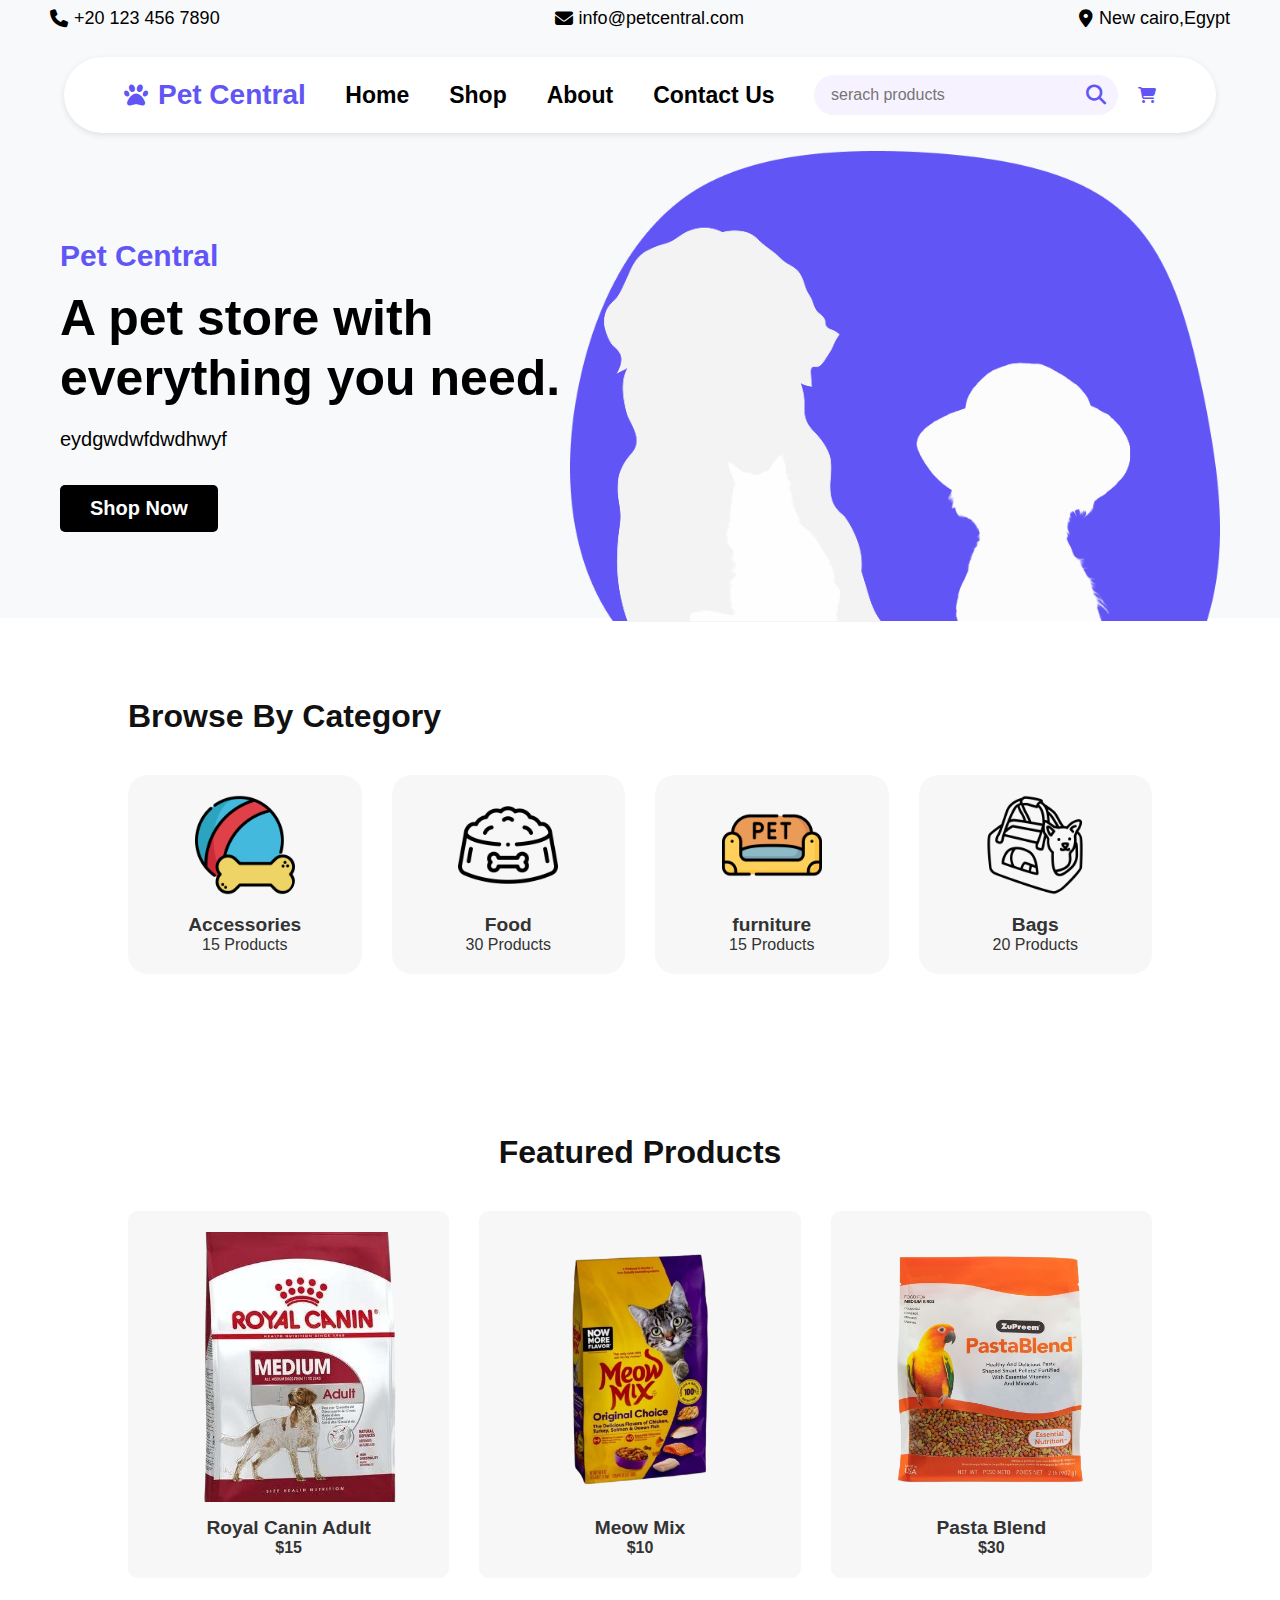
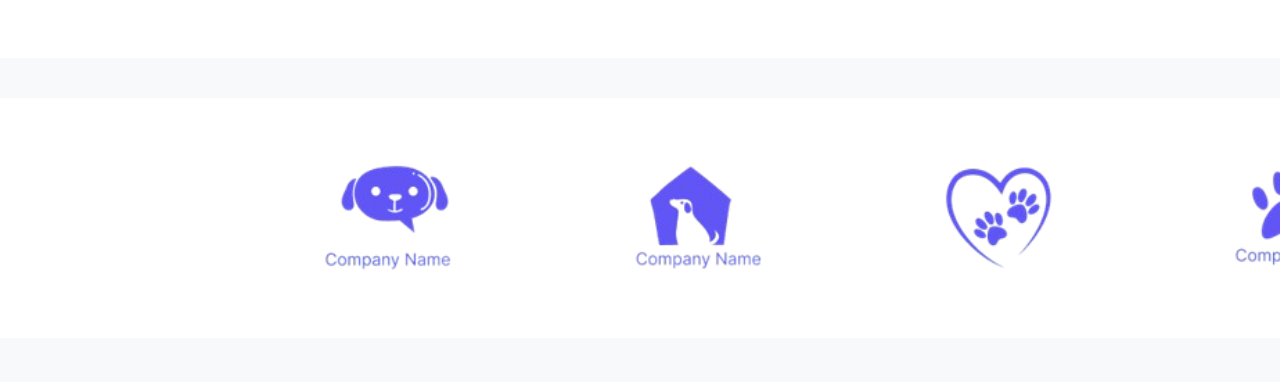
<file: Pet Central Website/index.html>
<!DOCTYPE html>
<html>
<head>
    <meta charset="UTF-8">
    <meta name="viewport" content="width=device-width, initial-scale=1.0">
    <title>Pet Central</title>
    <link rel="stylesheet" href="https://cdnjs.cloudflare.com/ajax/libs/font-awesome/6.5.0/css/all.min.css">
    <link rel="stylesheet" href="style.css">
</head>
<body>
    <!--contact bar-->
    <div class="top-bar">
        <p> <i class="fa-solid fa-phone"></i>+20 123 456 7890</p>
        <p><i class="fa-solid fa-envelope"></i>info@petcentral.com </p>
        <p><i class="fa-solid fa-location-dot"></i>New cairo,Egypt</p>
    </div>
    <!--navigation bar-->
    <nav class="navbar">
        <div class="nav-left">
            <h2 class="logo"><i class="fa-solid fa-paw"></i>Pet Central</h2>
        </div>
        <ul class="nav-center">
            <li><a href="index.html">Home</a></li>
            <li><a href="index2.html">Shop</a></li>
            <li><a href="index3.html">About</a></li>
            <li><a href="index4.html">Contact Us</a></li>
        </ul>
        <div class="nav-right">
            <div class="search-box">
                <input type="text" placeholder="serach products">
                <button><i class="fa-solid fa-magnifying-glass"></i></button>
            </div>
            <i class="fa-solid fa-cart-shopping cart-icon"></i>
        </div>
    </nav>
    <!--hero section-->
    <section class="hero">
        <div class="hero-text">
            <p class="small-title">Pet Central</p>
            <h1>A pet store with <br>everything you need.</h1>
            <p class="subtitle">eydgwdwfdwdhwyf</p>
            <button class="shop-btn">Shop Now</button>
        </div>
        <div class="hero-images">
            <img src="images/big blob.png" alt="background shape" class="hero-bg">
            <img src="images/golden dog.png" alt="golden dog" class="pet pet1">
            <img src="images/small dog.png" alt="small dog"  class="pet pet2">
            <img src="images/cat.png" alt="cat"  class="pet pet3">
        </div>
    </section>
    
    <!--browse by category-->
    <section class="browse">
        <h2>Browse By Category</h2>
        <div class="category-grid">
            <div class="category-card">
                <img src="images/dog toys icon.png" alt="pet accessories" class="pet-access">
                <h3>Accessories</h3>
                <p>15 Products</p>
            </div>
            <div class="category-card">
                <img src="images/dog-food.png" alt="food" class="pet-food">
                <h3>Food</h3>
                <p>30 Products</p>
            </div>
              <div class="category-card">
                <img src="images/pet-bed.png" alt="furniture" class="pet-furn">
                <h3>furniture</h3>
                <p>15 Products</p>
            </div>
              <div class="category-card">
                <img src="images/travel.png" alt="bags" class="pet-bags">
                <h3>Bags</h3>
                <p>20 Products</p>
            </div>
        </div>
    </section>
    <section class="featured">
        <h2>Featured Products</h2>
  <div class="featured-grid">

    <div class="featured-card">
      <img src="images/dog_food-removebg-preview.png" alt="Royal Canin Adult" class="dog-food">
      <h3>Royal Canin Adult</h3>
      <h4>$15</h4>
    </div>

    <div class="featured-card">
      <img src="images/cat_food-removebg-preview.png" alt="Meow Mix" class="cat-food">
      <h3>Meow Mix</h3>
      <h4>$10</h4>
    </div>

    <div class="featured-card">
      <img src="images/bird_food-removebg-preview.png" alt="Pasta Blend" class="bird-food">
      <h3>Pasta Blend</h3>
      <h4>$30</h4>
    </div>
  </div>
</section>
<section class="logos">
    <div class="images">
        <img src="images/Logos-removebg-preview.png" alt="logo" class="logo-img">
    </div>
</section>

</body>
</html>
</file>
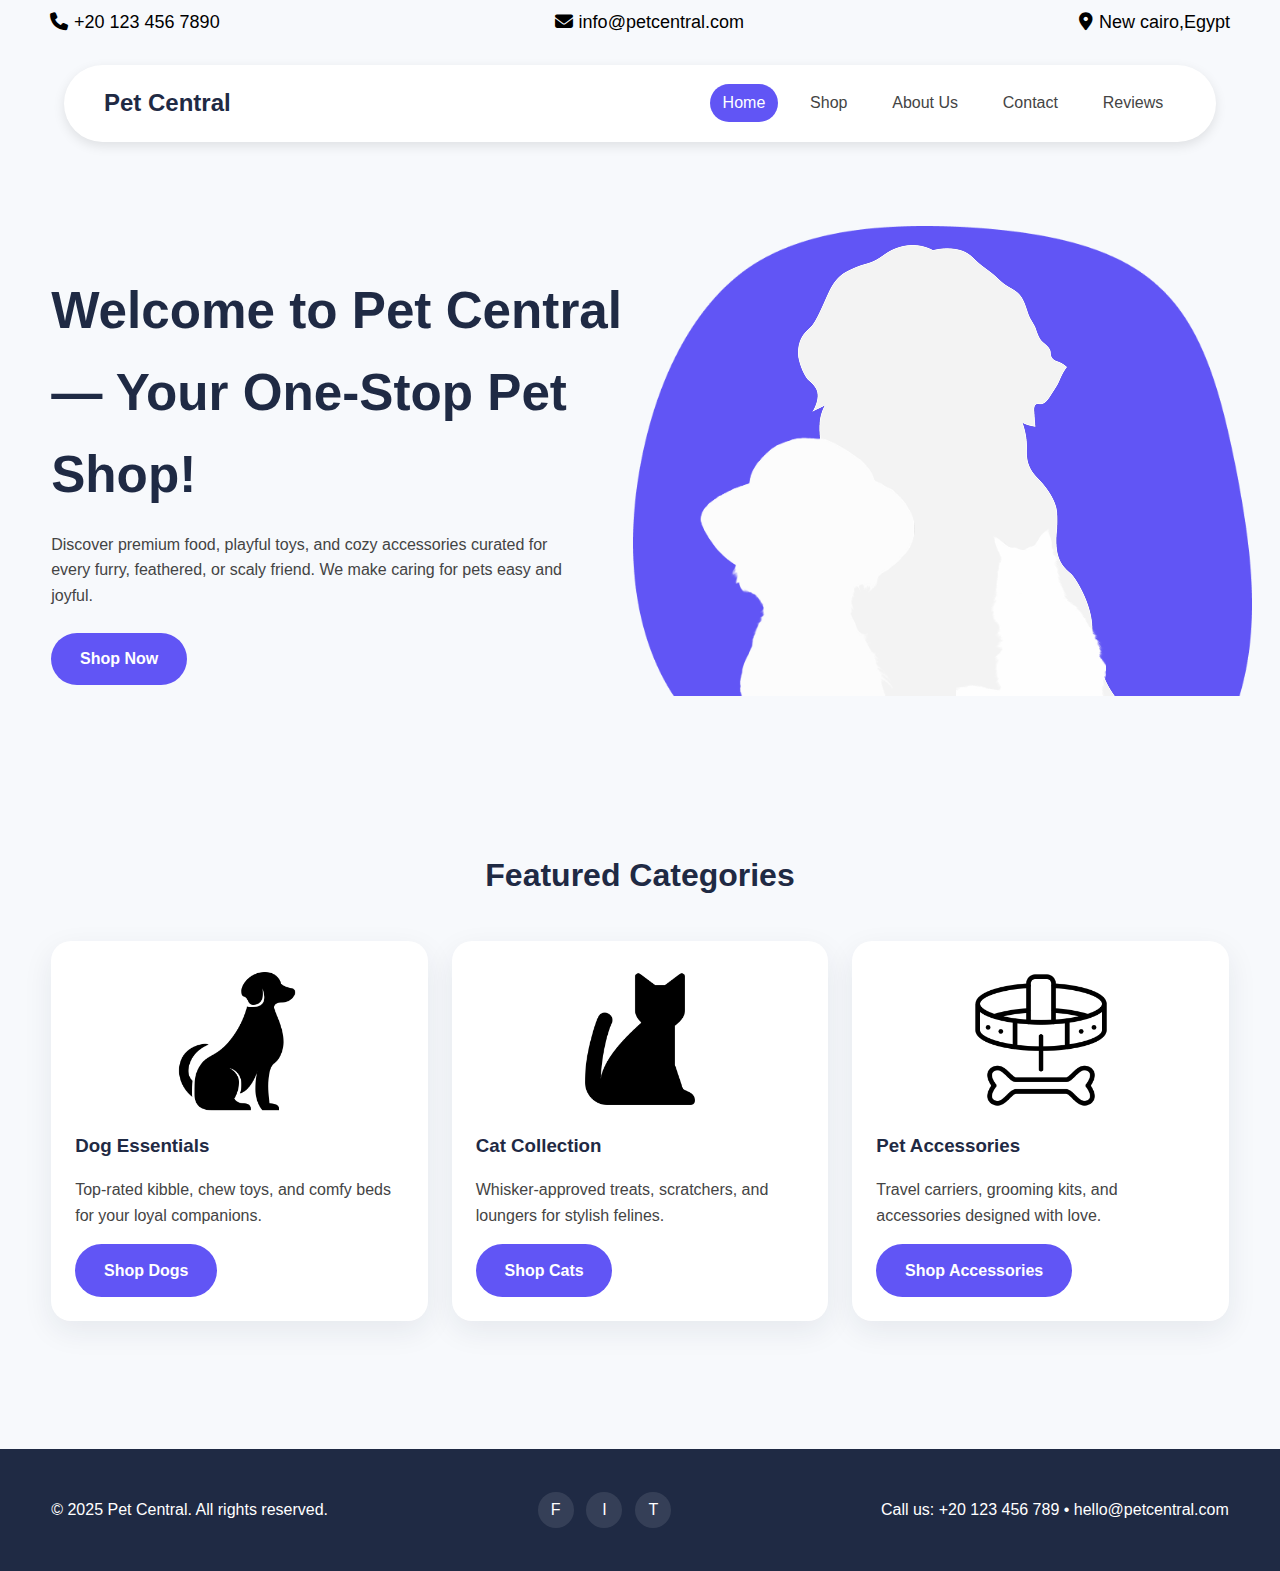
<file: Pet Shop website/index.html>
<!DOCTYPE html>
<html lang="en">
  <head>
    <meta charset="UTF-8" />
    <meta name="viewport" content="width=device-width, initial-scale=1.0" />
    <title>Pet Central | Home</title>
    <link rel="stylesheet" href="https://cdnjs.cloudflare.com/ajax/libs/font-awesome/6.5.0/css/all.min.css">
    <link rel="stylesheet" href="css/style.css" />
  </head>
  <body>
     <div class="top-bar">
        <p> <i class="fa-solid fa-phone"></i>+20 123 456 7890</p>
        <p><i class="fa-solid fa-envelope"></i>info@petcentral.com </p>
        <p><i class="fa-solid fa-location-dot"></i>New cairo,Egypt</p>
    </div>
    <header>
      <div class="container nav">
        <a class="logo" href="index.html">Pet Central</a>
        <nav class="nav-links">
          <a href="index.html" class="active">Home</a>
          <a href="shop.html">Shop</a>
          <a href="about.html">About Us</a>
          <a href="contact.html">Contact</a>
          <a href="reviews.html">Reviews</a>
        </nav>
      </div>
    </header>

    <main>
      <section class="hero container">
        <div class="hero-content">
          <h1>Welcome to Pet Central — Your One-Stop Pet Shop!</h1>
          <p>
            Discover premium food, playful toys, and cozy accessories curated for every furry, feathered, or scaly friend. We make caring for pets easy and joyful.
          </p>
          <a class="btn" href="shop.html">Shop Now</a>
        </div>
        <div class="hero-images">
          <img src="images/big blob.png" alt="background shape" class="hero-bg">
            <img src="images/golden dog.png" alt="golden dog" class="pet pet1">
            <img src="images/small dog.png" alt="small dog"  class="pet pet2">
            <img src="images/cat.png" alt="cat"  class="pet pet3"> 
        </div>
      </section>

      <section class="section container">
        <h2 class="section-title">Featured Categories</h2>
        <div class="cards">
          <article class="card">
            <img src="images/dog icon.png" alt="Dog essentials" />
            <h3>Dog Essentials</h3>
            <p>Top-rated kibble, chew toys, and comfy beds for your loyal companions.</p>
            <a class="btn" href="shop.html">Shop Dogs</a>
          </article>
          <article class="card">
            <img src="images/cat icon.png" alt="Cat collection" />
            <h3>Cat Collection</h3>
            <p>Whisker-approved treats, scratchers, and loungers for stylish felines.</p>
            <a class="btn" href="shop.html">Shop Cats</a>
          </article>
          <article class="card">
            <img src="images/dog-collar.png" alt="Accessories" />
            <h3>Pet Accessories</h3>
            <p>Travel carriers, grooming kits, and accessories designed with love.</p>
            <a class="btn" href="shop.html">Shop Accessories</a>
          </article>
        </div>
      </section>
    </main>

    <footer>
      <div class="container footer-content">
        <p>© <span id="year">2025</span> Pet Central. All rights reserved.</p>
        <div class="socials">
          <a href="#" aria-label="Facebook">F</a>
          <a href="#" aria-label="Instagram">I</a>
          <a href="#" aria-label="Twitter">T</a>
        </div>
        <p>Call us: +20 123 456 789 • hello@petcentral.com</p>
      </div>
    </footer>
  </body>
</html>
</file>
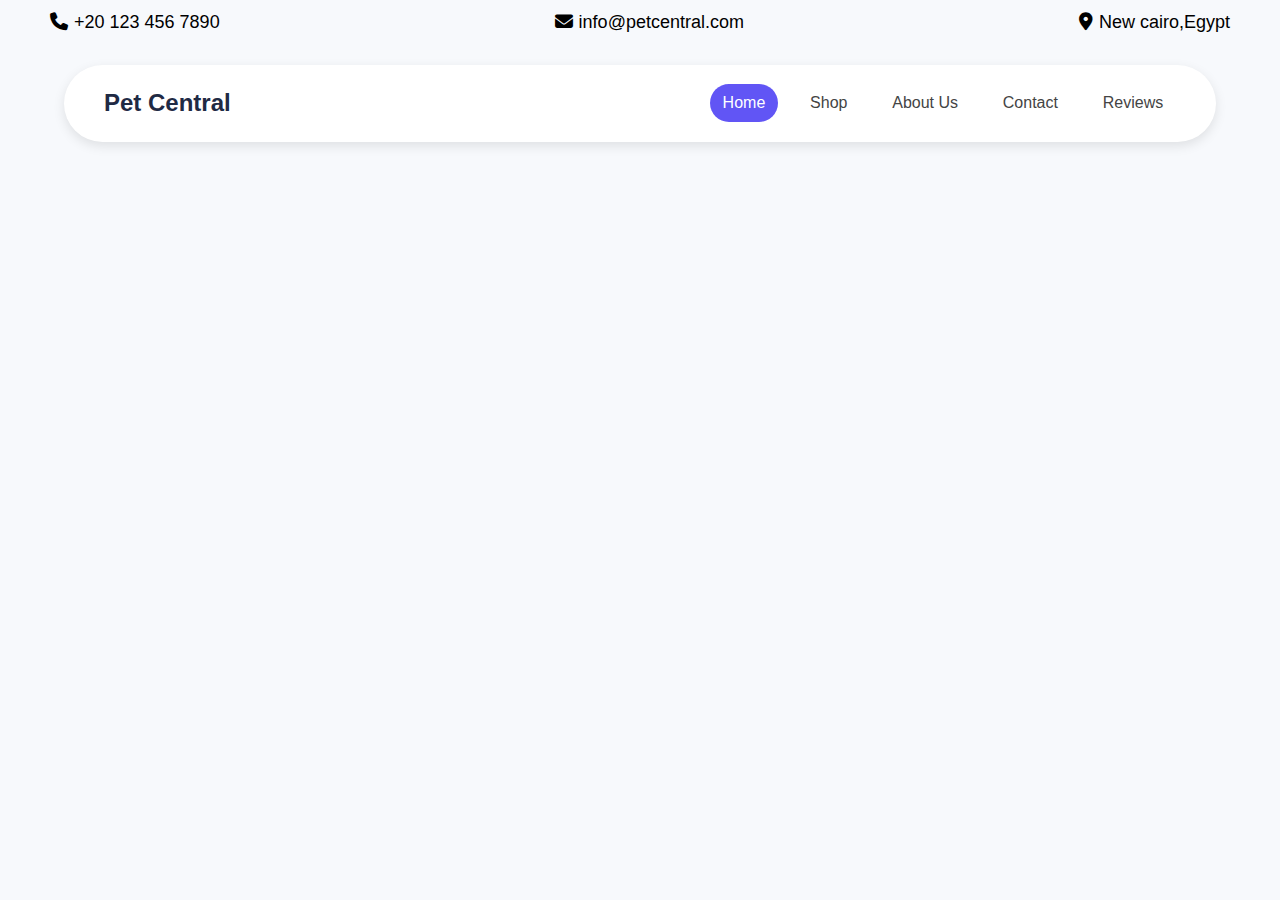
<file: Pet Shop website/Acessories.html>
<!DOCTYPE html>
<html lang="en">
  <head>
    <meta charset="UTF-8" />
    <meta name="viewport" content="width=device-width, initial-scale=1.0" />
    <title>Pet Central | Home</title>
    <link rel="stylesheet" href="https://cdnjs.cloudflare.com/ajax/libs/font-awesome/6.5.0/css/all.min.css">
    <link rel="stylesheet" href="css/style.css" />
  </head>
  <body>
     <div class="top-bar">
        <p> <i class="fa-solid fa-phone"></i>+20 123 456 7890</p>
        <p><i class="fa-solid fa-envelope"></i>info@petcentral.com </p>
        <p><i class="fa-solid fa-location-dot"></i>New cairo,Egypt</p>
    </div>
    <header>
      <div class="container nav">
        <a class="logo" href="index.html">Pet Central</a>
        <nav class="nav-links">
          <a href="index.html" class="active">Home</a>
          <a href="shop.html">Shop</a>
          <a href="about.html">About Us</a>
          <a href="contact.html">Contact</a>
          <a href="reviews.html">Reviews</a>
        </nav>
      </div>
    </header>
</file>
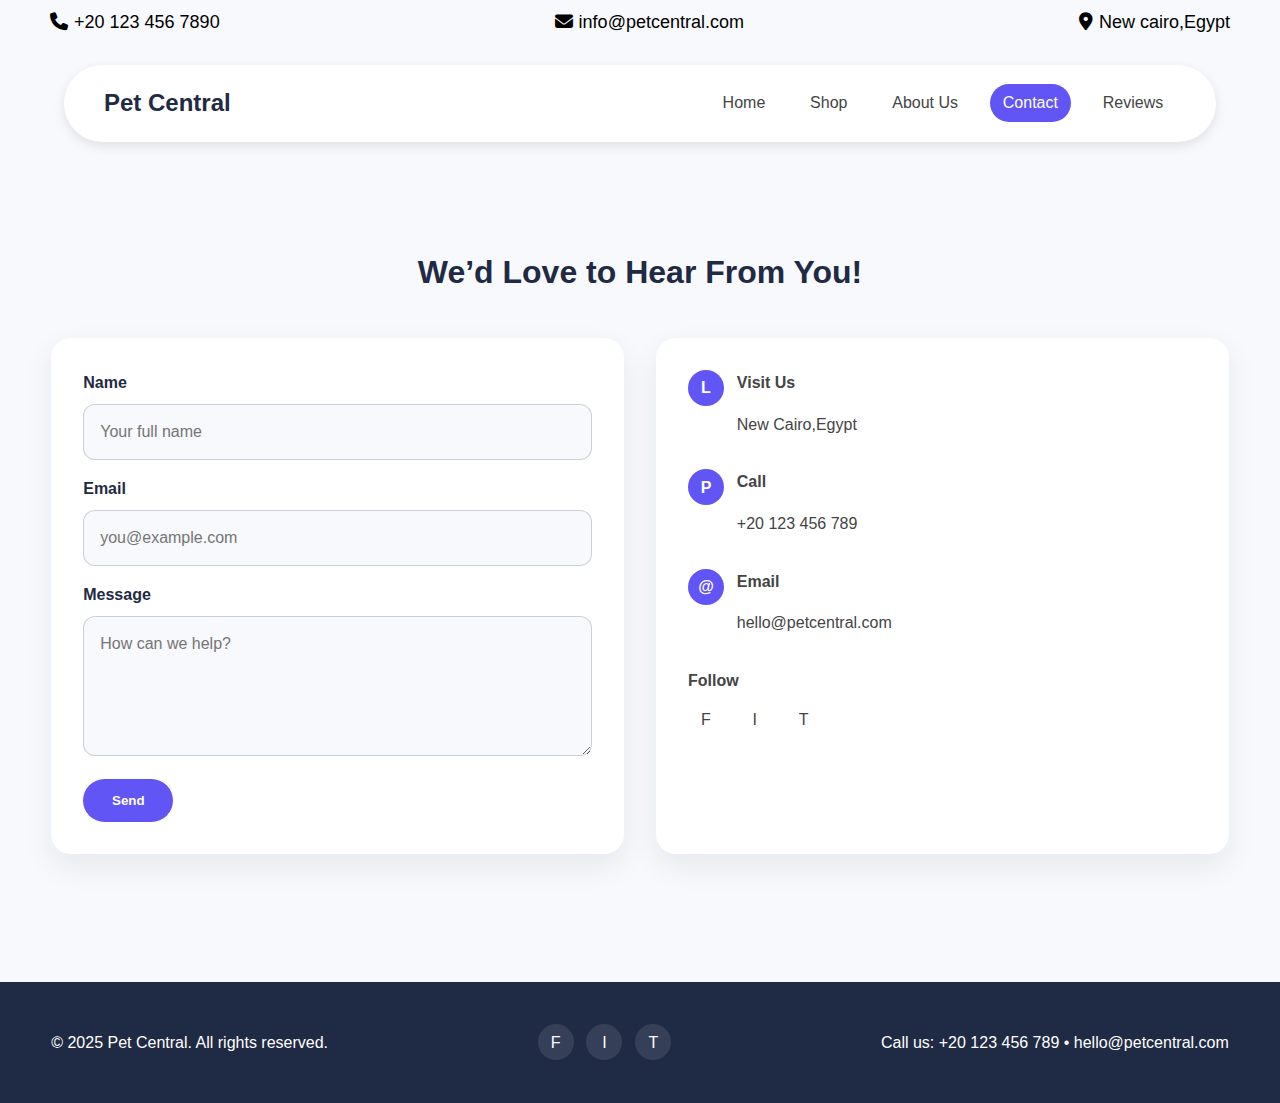
<file: Pet Shop website/contact.html>
<!DOCTYPE html>
<html lang="en">
  <head>
    <meta charset="UTF-8" />
    <meta name="viewport" content="width=device-width, initial-scale=1.0" />
    <title>Pet Central | Contact</title>
    <link rel="stylesheet" href="https://cdnjs.cloudflare.com/ajax/libs/font-awesome/6.5.0/css/all.min.css">
    <link rel="stylesheet" href="css/style.css" />
  </head>
  <body>
    <div class="top-bar">
        <p> <i class="fa-solid fa-phone"></i>+20 123 456 7890</p>
        <p><i class="fa-solid fa-envelope"></i>info@petcentral.com </p>
        <p><i class="fa-solid fa-location-dot"></i>New cairo,Egypt</p>
    </div>
    <header>
      <div class="container nav">
        <a class="logo" href="index.html">Pet Central</a>
        <nav class="nav-links">
          <a href="index.html">Home</a>
          <a href="shop.html">Shop</a>
          <a href="about.html">About Us</a>
          <a href="contact.html" class="active">Contact</a>
          <a href="reviews.html">Reviews</a>
        </nav>
      </div>
    </header>

    <main class="container section">
      <h1 class="section-title">We’d Love to Hear From You!</h1>
      <div class="contact-layout">
        <form>
          <label for="name">Name</label>
          <input type="text" id="name" name="name" placeholder="Your full name" required />

          <label for="email">Email</label>
          <input type="email" id="email" name="email" placeholder="you@example.com" required />

          <label for="message">Message</label>
          <textarea id="message" name="message" placeholder="How can we help?" required></textarea>

          <button class="btn" type="submit">Send</button>
        </form>

        <div class="contact-info">
          <div class="info-item">
            <span class="info-icon">L</span>
            <div>
              <strong>Visit Us</strong>
              <p>New Cairo,Egypt</p>
            </div>
          </div>
          <div class="info-item">
            <span class="info-icon">P</span>
            <div>
              <strong>Call</strong>
              <p>+20 123 456 789</p>
            </div>
          </div>
          <div class="info-item">
            <span class="info-icon">@</span>
            <div>
              <strong>Email</strong>
              <p>hello@petcentral.com</p>
            </div>
          </div>
          <div>
            <strong>Follow</strong>
            <div class="socials" style="margin-top:0.5rem;">
              <a href="#" aria-label="Facebook">F</a>
              <a href="#" aria-label="Instagram">I</a>
              <a href="#" aria-label="Twitter">T</a>
            </div>
          </div>
        </div>
      </div>
    </main>

    <footer>
      <div class="container footer-content">
        <p>© 2025 Pet Central. All rights reserved.</p>
        <div class="socials">
          <a href="#" aria-label="Facebook">F</a>
          <a href="#" aria-label="Instagram">I</a>
          <a href="#" aria-label="Twitter">T</a>
        </div>
        <p>Call us: +20 123 456 789  • hello@petcentral.com</p>
      </div>
    </footer>
  </body>
</html>
</file>
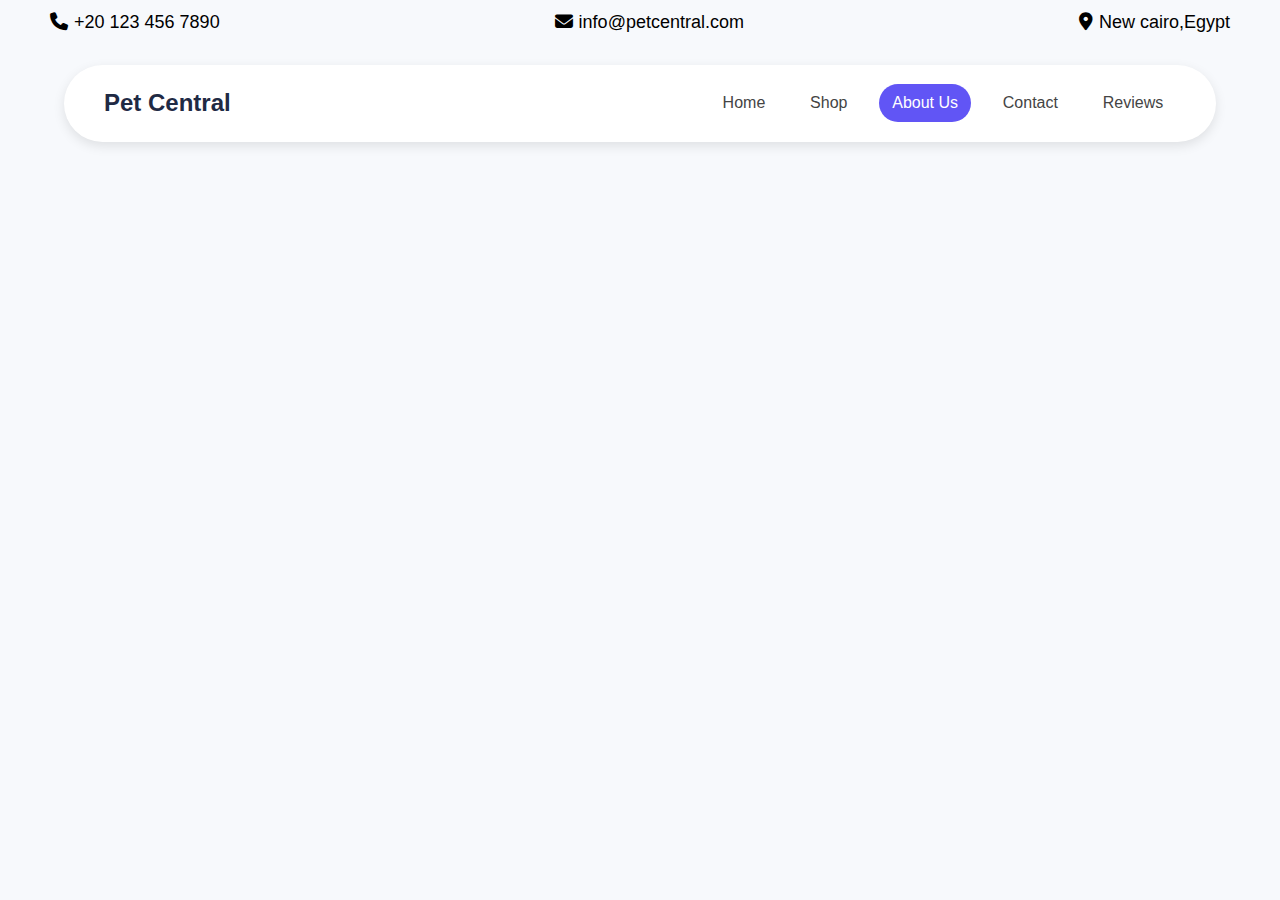
<file: Pet Shop website/food.html>
<!DOCTYPE html>
<html lang="en">
  <head>
    <meta charset="UTF-8" />
    <meta name="viewport" content="width=device-width, initial-scale=1.0" />
    <title>Pet Central | About Us</title>
    <link rel="stylesheet" href="https://cdnjs.cloudflare.com/ajax/libs/font-awesome/6.5.0/css/all.min.css">
    <link rel="stylesheet" href="css/style.css" />
  </head>
  <body>
    <div class="top-bar">
        <p> <i class="fa-solid fa-phone"></i>+20 123 456 7890</p>
        <p><i class="fa-solid fa-envelope"></i>info@petcentral.com </p>
        <p><i class="fa-solid fa-location-dot"></i>New cairo,Egypt</p>
    </div>
    <header>
      <div class="container nav">
        <a class="logo" href="index.html">Pet Central</a>
        <nav class="nav-links">
          <a href="index.html">Home</a>
          <a href="shop.html">Shop</a>
          <a href="about.html" class="active">About Us</a>
          <a href="contact.html">Contact</a>
          <a href="reviews.html">Reviews</a>
        </nav>
      </div>
    </header>
</file>
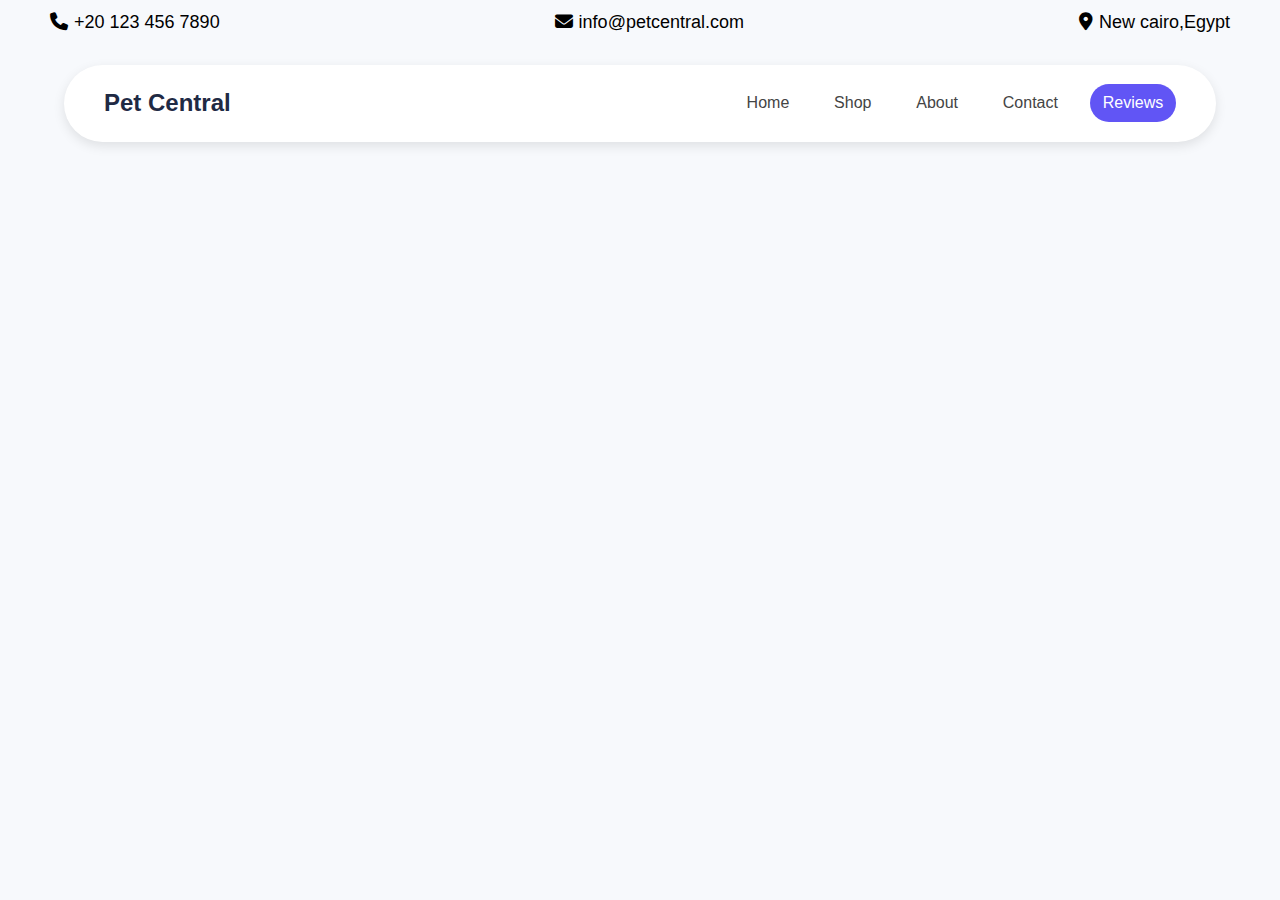
<file: Pet Shop website/furniture.html>
<!doctype html>
<html lang="en">
<head>
  <meta charset="utf-8" />
  <meta name="viewport" content="width=device-width,initial-scale=1" />
  <title>Reviews — Pet Central</title>
  <link rel="stylesheet" href="https://cdnjs.cloudflare.com/ajax/libs/font-awesome/6.5.0/css/all.min.css">
  <link rel="stylesheet" href="css/style.css" />
</head>
<body>
     <div class="top-bar">
        <p> <i class="fa-solid fa-phone"></i>+20 123 456 7890</p>
        <p><i class="fa-solid fa-envelope"></i>info@petcentral.com </p>
        <p><i class="fa-solid fa-location-dot"></i>New cairo,Egypt</p>
    </div>
    <header>
  <header class="site-header">
    <nav class="nav">
      <a href="index.html" class="logo">Pet Central</a>
      <div class="nav-links">
        <a href="index.html">Home</a>
        <a href="shop.html">Shop</a>
        <a href="about.html">About</a>
        <a href="contact.html">Contact</a>
        <a href="reviews.html" class="active">Reviews</a>
      </div>
    </nav>
  </header>
</file>
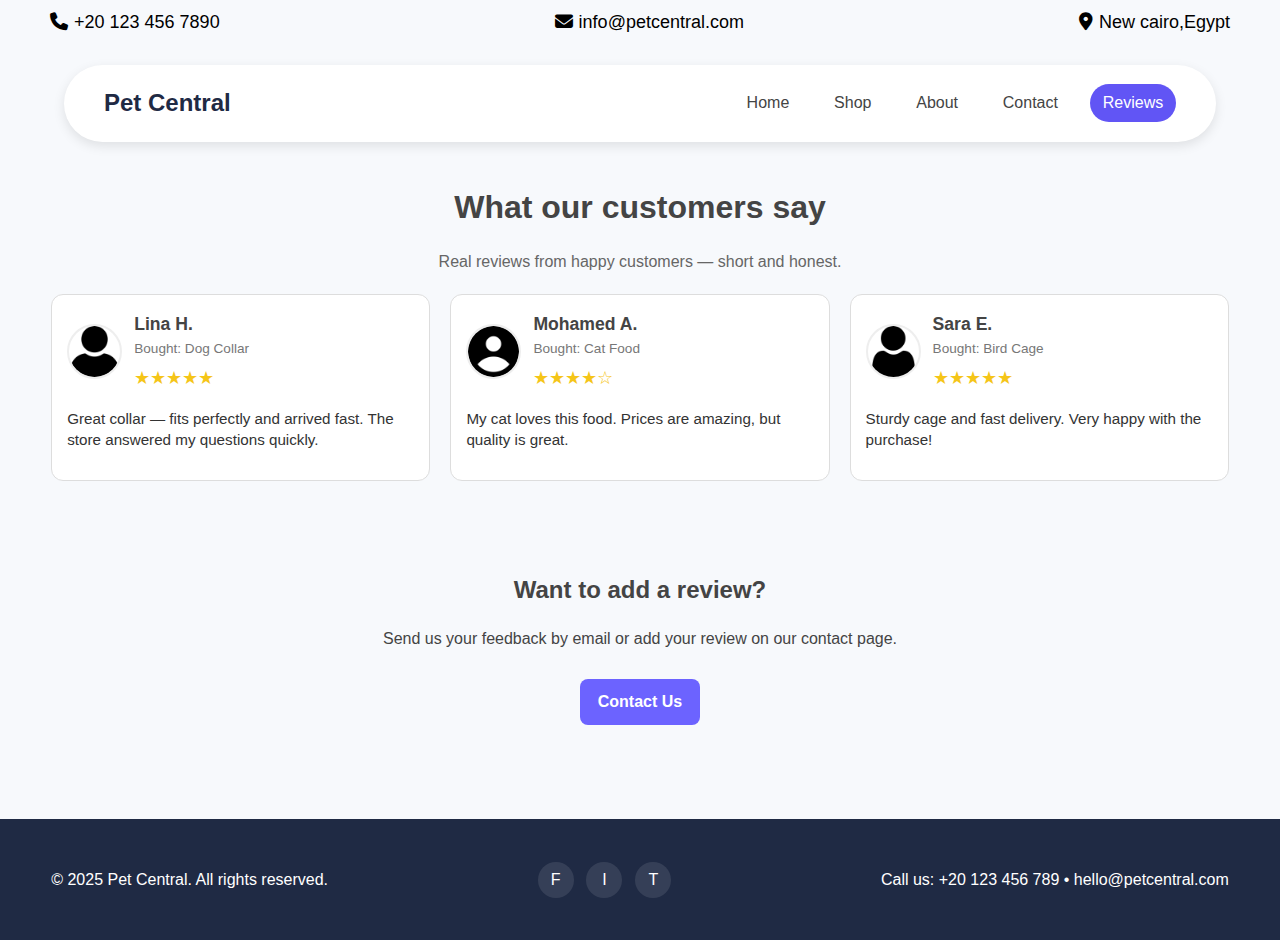
<file: Pet Shop website/reviews.html>
<!doctype html>
<html lang="en">
<head>
  <meta charset="utf-8" />
  <meta name="viewport" content="width=device-width,initial-scale=1" />
  <title>Reviews — Pet Central</title>
  <link rel="stylesheet" href="https://cdnjs.cloudflare.com/ajax/libs/font-awesome/6.5.0/css/all.min.css">
  <link rel="stylesheet" href="css/style.css" />
</head>
<body>
     <div class="top-bar">
        <p> <i class="fa-solid fa-phone"></i>+20 123 456 7890</p>
        <p><i class="fa-solid fa-envelope"></i>info@petcentral.com </p>
        <p><i class="fa-solid fa-location-dot"></i>New cairo,Egypt</p>
    </div>
    <header>
  <header class="site-header">
    <nav class="nav">
      <a href="index.html" class="logo">Pet Central</a>
      <div class="nav-links">
        <a href="index.html">Home</a>
        <a href="shop.html">Shop</a>
        <a href="about.html">About</a>
        <a href="contact.html">Contact</a>
        <a href="reviews.html" class="active">Reviews</a>
      </div>
    </nav>
  </header>

  <main class="container">
    <section class="reviews-hero">
      <h1>What our customers say</h1>
      <p class="subtitle">Real reviews from happy customers — short and honest.</p>
    </section>

    <section class="reviews-grid">
      <!-- Review card 1 -->
      <article class="review-card">
        <div class="review-top">
          <img src="images/user.png" alt="Lina portrait" class="avatar" />
          <div>
            <h3 class="name">Lina H.</h3>
            <p class="meta">Bought: Dog Collar</p>
            <div class="stars">★★★★★</div>
          </div>
        </div>
        <p class="review-text">
          Great collar — fits perfectly and arrived fast. The store answered my questions quickly.
        </p>
      </article>

      <!-- Review card 2 -->
      <article class="review-card">
        <div class="review-top">
          <img src="images/profile.png" alt="Mohamed portrait" class="avatar" />
          <div>
            <h3 class="name">Mohamed A.</h3>
            <p class="meta">Bought: Cat Food</p>
            <div class="stars">★★★★☆</div>
          </div>
        </div>
        <p class="review-text">
          My cat loves this food. Prices are amazing, but quality is great.
        </p>
      </article>

      <!-- Review card 3 -->
      <article class="review-card">
        <div class="review-top">
          <img src="images/ussssserrr.png" alt="Sara portrait" class="avatar" />
          <div>
            <h3 class="name">Sara E.</h3>
            <p class="meta">Bought: Bird Cage</p>
            <div class="stars">★★★★★</div>
          </div>
        </div>
        <p class="review-text">
          Sturdy cage and fast delivery. Very happy with the purchase!
        </p>
      </article>

      <!-- Add more review-card blocks here -->
    </section>

    <section class="leave-review">
      <h2>Want to add a review?</h2>
      <p>Send us your feedback by email or add your review on our contact page.</p>
      <a href="contact.html" class="btn">Contact Us</a>
    </section>
  </main>


  <footer>
      <div class="container footer-content">
        <p>© 2025 Pet Central. All rights reserved.</p>
        <div class="socials">
          <a href="#" aria-label="Facebook">F</a>
          <a href="#" aria-label="Instagram">I</a>
          <a href="#" aria-label="Twitter">T</a>
        </div>
        <p>Call us: +20 123 456 789  • hello@petcentral.com</p>
      </div>
    </footer>
</body>
</html>
</file>
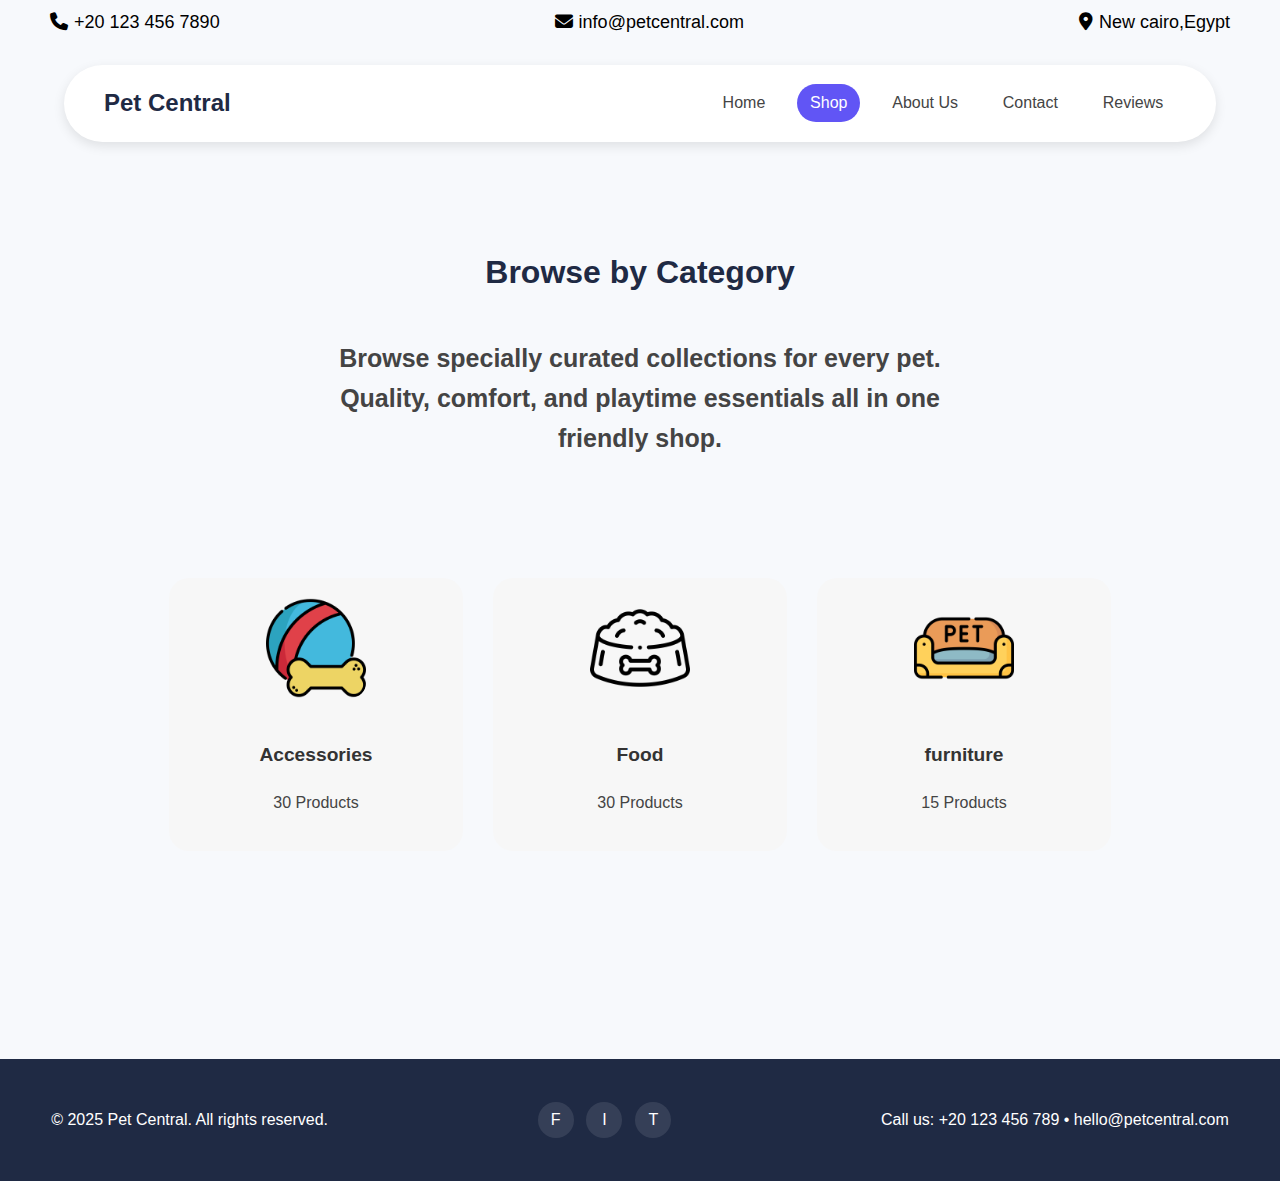
<file: Pet Shop website/shop.html>
<!DOCTYPE html>
<html lang="en">
  <head>
    <meta charset="UTF-8" />
    <meta name="viewport" content="width=device-width, initial-scale=1.0" />
    <title>Pet Central | Shop</title>
    <link rel="stylesheet" href="https://cdnjs.cloudflare.com/ajax/libs/font-awesome/6.5.0/css/all.min.css">
    <link rel="stylesheet" href="css/style.css" />
  </head>
  <body>
    <div class="top-bar">
        <p> <i class="fa-solid fa-phone"></i>+20 123 456 7890</p>
        <p><i class="fa-solid fa-envelope"></i>info@petcentral.com </p>
        <p><i class="fa-solid fa-location-dot"></i>New cairo,Egypt</p>
    </div>
    <header>
      <div class="container nav">
        <a class="logo" href="index.html">Pet Central</a>
        <nav class="nav-links">
          <a href="index.html">Home</a>
          <a href="shop.html" class="active">Shop</a>
          <a href="about.html">About Us</a>
          <a href="contact.html">Contact</a>
          <a href="reviews.html">Reviews</a>
        </nav>
      </div>
    </header>

    <main class="container section">
      <h1 class="section-title">Browse by Category</h1>
      <p style="text-align:center; max-width:670px; margin:0 auto 2.5rem; font-size: 25px; font-family: 'Gill Sans', 'Gill Sans MT', Calibri, 'Trebuchet MS', sans-serif; font-weight: bold;">
        Browse specially curated collections for every pet. Quality, comfort, and playtime essentials all in one friendly shop.
      </p>
      <section class="browse">
        <div class="category-grid">
            <div class="category-card">
              <a href="Acessories.html" class="category">
                <img src="images/dog toys icon.png" alt="pet accessories" class="pet-access">
                <h3>Accessories</h3>
                <p>30 Products</p>
              </a>
                
            </div>
            <div class="category-card">
              <a href="food.html" class="category">
                <img src="images/dog-food.png" alt="food" class="pet-food">
                <h3>Food</h3>
                <p>30 Products</p>
              </a>
                
            </div>
              <div class="category-card">
                <a href="furniture.html">
                <img src="images/pet-bed.png" alt="furniture" class="pet-furn">
                <h3>furniture</h3>
                <p>15 Products</p>
                </a>
                
        </div>
    </section>
    </main>

    <footer>
      <div class="container footer-content">
        <p>© 2025 Pet Central. All rights reserved.</p>
        <div class="socials">
          <a href="#" aria-label="Facebook">F</a>
          <a href="#" aria-label="Instagram">I</a>
          <a href="#" aria-label="Twitter">T</a>
        </div>
        <p>Call us: +20 123 456 789 • hello@petcentral.com</p>
      </div>
    </footer>
  </body>
</html>
</file>
<file: Pet Central Website/style.css>
*{margin: 0;
 padding: 0;
 box-sizing: border-box;
}
body {
    font-family: arial, sans-serif;
    background-color:#F8F9FA;
    color: #333;
}
.top-bar{
    background-color:#F8F9FA;
    color: black;
    font-size: 14px;
    padding: 8px 50px;
    display: flex;
    justify-content: space-between;
    align-items: center;
    flex-wrap: wrap;
}

.top-bar p{
    margin: 0;
    display: flex;
    align-items: center;
    gap: 6px;
    font-size: large;
}
.top-bar i{
    color: black;
}

/*nav bar*/
.navbar {
    display: flex;
    align-items: center;
    justify-content: space-between;
    background-color: white;
    padding: 18px 60px;
    box-shadow: 0 2px 6px rgba(0,0,0,0.1);
    border-radius: 50px;
    width: 90%;
    margin: 20px auto;
}
.logo {
    font-size: 28px;
    color: #6155F5;
    font-weight: bold;
    display: flex;
    align-items: center;
    gap: 10px;
    font-family: 'Gill Sans', 'Gill Sans MT', Calibri, 'Trebuchet MS', sans-serif;
}

.logo i{
    color: #6155F5;
    font-size: 24px;
}

.nav-center{
    list-style: none;
    display: flex;
    gap: 40px;
    margin: 0;
    padding: 0;
}

.nav-center a{
    text-decoration: none;
    color: black;
    font-weight: bold;
    transition: color 0.3s ease;
    font-size: 23px;
    
}

.nav-center a:hover{
    color: #6155F5;
}

.nav-right{
    display: flex;
    align-items: center;
    gap: 20px;
}

.search-box{
    display: flex;
    align-items: center;
    background-color: #f7f2ff;
    border-radius: 25px;
    padding: 6px 12px;
}

.search-box input{
    border: none;
    background: transparent;
    outline: none;
    padding: 5px;
    width: 260px;
    font-size: 16px;
    color: #6155F5;
}

.search-box button{
    border: none;
    background: none;
    cursor: pointer;
    color: #6155F5;
    font-size: 20px;
}
.cart-icon{
    color: #6155F5;
}
.nav-links {
    list-style: none;
    display: flex;
    gap: 25px;
    margin: 0;
    padding: 0;
}

.nav-links li a {
    text-decoration: none;
    color: #333;
    font-weight: 500;
    transition: color 0.3s;
}

.nav-links li a:hover {
    color: #6155F5;
}

/*hero section*/
.hero {
    display: flex;
    justify-content: space-between;
    align-items: center;
    padding: 80px 60px;
    height: 465px;
    position: relative;
}

.hero-text{
    flex: 1;
    max-width: 45%;
}

.small-title{
    color: #6155F5;
    font-weight: bold;
    font-size: 30px;
    font-family: 'Gill Sans', 'Gill Sans MT', Calibri, 'Trebuchet MS', sans-serif;
}

.hero-text h1{
    font-size: 50px;
    color: black;
    margin: 15px 0;
    line-height: 1.2;
}
.subtitle{
    color: black;
    margin-bottom: 30px;
    line-height: 1.6;
    font-size: 20px;
}

.shop-btn{
    background-color: black;
    color: white;
    border: none;
    padding: 12px 30px;
    border-radius: 5px;
    cursor: pointer;
    font-weight: 600;
    transition: 0.3s;
    font-size: 20px;
}

.shop-btn:hover{
    background-color: #6155F5;
}

.hero-images{
    flex: 1;
    position: relative;
    display: flex;
    justify-content: center;
    align-items: center;
}
.hero-bg{
    width: 650px;
    height: 470px;
    position: relative;
    z-index: 1;
}
.pet{
    position: absolute;
    width: 140px;
    z-index: 2;
}
.pet1{
    width: 350px;
    top: 40px;
    right: 300px;
    }
.pet2{
    width: 285px;
    top: 190px;
    left: 310px;
}
.pet3{
    width: 150px;
    bottom: 0px;
    right: 380px;
}

.browse {
   background-color: #ffffff;
   text-align: left;
   padding: 80px 10%;
}
.browse h2{
    font-size: 2em;
    color:#111;
    margin-bottom: 40px;
}

.category-grid{
    display: flex;
    justify-content: space-between;
    flex-wrap: wrap;
    gap: 30px;
}

.category-card{
    flex: 1 1 200px;
    background-color: #f7f7f7ff;
    border-radius: 20px;
    text-align: center;
    padding: 20px;
    transition: transform 0.3s;
}
.category-card:hover{
    transform: translateY(-10px);
}

.category-card img{
    width: 100px;
    height: 100px;
    object-fit: cover;
    border-radius: 15px;
    margin-bottom: 15px;
}

.pet-access{
    width: 5px;
    height: 5px;
}

.category-card h3{
    font-size: 1.2em;
    font-weight: 600;
    color: #333;
}

.featured{
    background-color: #ffffff;
   text-align: left;
   padding: 80px 10%;
}
.featured h2{
    font-size: 2em;
    color:#111;
    margin-bottom: 40px;
    text-align: center;
}
.featured-grid
{
    display: flex;
    justify-content: space-between;
    flex-wrap: wrap;
    align-items: flex-start;
    gap: 30px;
}

.featured-card{
    flex: 1 1 250px; /* allows responsive sizing */
  display: flex;
  flex-direction: column; /* keeps image and text stacked inside the card */
  justify-content: center;
  align-items: center;
  border: 1px solid #f7f7f7ff;
  padding: 20px;
  border-radius: 10px;
  background-color: #f7f7f7ff;
  text-align: center;
}

.featured-card:hover{
    transform: translateY(-10px);
}
.featured-card img{
     width: 270px;
    height: 270px;
    object-fit: cover;
    border-radius: 15px;
    margin-bottom: 15px;
}

.featured-card h3{
    font-size: 1.2em;
    font-weight: 600;
    color: #333;
}


.logos {
  text-align: center;
  padding: 40px 0;
}

.logo-img {
    background-color: white;
  width: 2000px;      /* make this number larger (try 400–600px) */
  height: auto;      /* keeps proportions correct */
  display: inline-block;
}
</file>
<file: Pet Shop website/css/style.css>
:root {
  --primary: #6155F5;
  --secondary: #fdeedc;
  --accent: #6155F5;
  --dark: #1f2a44;
  --text: #444;
  --light: #fff;
  --muted: #f7f9fc;
  font-family: 'Poppins', 'Lato', 'Segoe UI', sans-serif;
}

*,
*::before,
*::after {
  box-sizing: border-box;
}

body {
  margin: 0;
  font-family: 'Poppins', 'Lato', 'Segoe UI', sans-serif;
  color: var(--text);
  background: var(--muted);
  line-height: 1.6;
}

.top-bar{
    background-color:#f7f9fc;
    color: black;
    font-size: 14px;
    padding: 8px 50px;
    display: flex;
    justify-content: space-between;
    align-items: center;
    flex-wrap: wrap;
}

.top-bar p{
    margin: 0;
    display: flex;
    align-items: center;
    gap: 6px;
    font-size: large;
}
.top-bar i{
    color: black;
}


.hero-images{
    flex: 1;
    position: relative;
    display: flex;
    justify-content: center;
    align-items: center;
}
.hero-bg{
    width: 650px;
    height: 470px;
    position: relative;
    z-index: 1;
}
.pet{
    position: absolute;
    width: 140px;
    z-index: 2;
}
.pet1{
    width: 400px;
    bottom: 0px;
    right: 70px;
    }
.pet2{
    width: 285px;
    top: 190px;
    right: 280px;
}
.pet3{
    width: 150px;
    bottom: 0px;
    left: 300px;
}
.browse {
   background-color: #f7f9fc;
   text-align: left;
   padding: 80px 10%;
}
.browse h2{
    font-size: 2em;
    color:#111;
    margin-bottom: 40px;
}

.category-grid{
    display: flex;
    justify-content: space-between;
    flex-wrap: wrap;
    gap: 30px;
}

.category-card{
    flex: 1 1 200px;
    background-color: #f7f7f7ff;
    border-radius: 20px;
    text-align: center;
    padding: 20px;
    transition: transform 0.3s;
}
.category-card:hover{
    transform: translateY(-10px);
}

.category-card img{
    width: 100px;
    height: 100px;
    object-fit: cover;
    border-radius: 15px;
    margin-bottom: 15px;
}

.pet-access{
    width: 5px;
    height: 5px;
}

.category-card h3{
    font-size: 1.2em;
    font-weight: 600;
    color: #333;
}

a {
  color: inherit;
  text-decoration: none;
}

header {
  background: #f7f9fc;
  position: sticky;
  top: 0;
  z-index: 10;
}

.container {
  width: min(1200px, 92%);
  margin: 0 auto;
}

.cards .card img {
  width: 150px;     
  height: 150px;      
  object-fit: cover; 
  display: block;
  margin: 0 auto 15px; 
  border-radius: 10px; 
}


.nav {
  display: flex;
  align-items: center;
  justify-content: space-between;
  padding: 1.2rem 2.5rem;      
  background-color: #ffffff;    
  border-radius: 50px;         
  width: 90%;                   
  margin: 20px auto;            
  box-shadow: 0 4px 12px rgba(0,0,0,0.1); 
}

.logo {
  font-weight: 700;
  font-size: 1.5rem;
  color: var(--dark);
}

.nav-links {
  display: flex;
  gap: 1.2rem;
}

.nav-links a {
  padding: 0.4rem 0.8rem;
  border-radius: 999px;
  transition: background 0.3s ease, color 0.3s ease;
  font-weight: 500;
}

.nav-links a:hover,
.nav-links a.active {
  background: var(--primary);
  color: var(--light);
}

.hero {
  display: grid;
  grid-template-columns: repeat(auto-fit, minmax(280px, 1fr));
  gap: 2rem;
  align-items: center;
  padding: 4rem 0;
}

.hero-content h1 {
  font-size: clamp(2.2rem, 4vw, 3.4rem);
  color: var(--dark);
  margin-bottom: 1rem;
}

.hero-content p {
  margin-bottom: 1.5rem;
  max-width: 520px;
}

.btn {
  display: inline-flex;
  align-items: center;
  justify-content: center;
  padding: 0.85rem 1.8rem;
  border-radius: 999px;
  border: none;
  background: var(--accent);
  color: var(--light);
  font-weight: 600;
  cursor: pointer;
  transition: transform 0.2s ease, box-shadow 0.2s ease;
}

.btn:hover {
  transform: translateY(-2px);
  box-shadow: 0 10px 20px rgba(31, 42, 68, 0.15);
}

.section {
  padding: 4rem 0;
}

.section-title {
  text-align: center;
  margin-bottom: 2.5rem;
  color: var(--dark);
  font-size: 2rem;
}

.cards {
  display: grid;
  grid-template-columns: repeat(auto-fit, minmax(240px, 1fr));
  gap: 1.5rem;
}

.card {
  background: var(--light);
  border-radius: 20px;
  padding: 1.5rem;
  box-shadow: 0 10px 30px rgba(31, 42, 68, 0.08);
  transition: transform 0.3s ease, box-shadow 0.3s ease;
}

.card:hover {
  transform: translateY(-6px);
  box-shadow: 0 18px 40px rgba(31, 42, 68, 0.12);
}

.card h3 {
  margin: 1rem 0 0.5rem;
  color: var(--dark);
}

.product-grid {
  display: grid;
  grid-template-columns: repeat(auto-fit, minmax(220px, 1fr));
  gap: 1.5rem;
}

.product-card {
  background: var(--light);
  border-radius: 20px;
  padding: 1rem;
  display: flex;
  flex-direction: column;
  gap: 1rem;
  box-shadow: 0 10px 30px rgba(31, 42, 68, 0.08);
  transition: transform 0.3s ease, box-shadow 0.3s ease;
}

.product-card:hover {
  transform: translateY(-6px);
  box-shadow: 0 18px 40px rgba(31, 42, 68, 0.12);
}

.product-card h3 {
  margin: 0;
  color: var(--dark);
}

.about {
  display: grid;
  grid-template-columns: repeat(auto-fit, minmax(260px, 1fr));
  gap: 2rem;
  align-items: center;
}

.about img {
  width: 500px;     
  height: 450px;      
  object-fit: cover; 
  display: block;
  margin: 0 auto 15px; 
  border-radius: 10px;
}

.mission {
  background: #6155F5;
  padding: 1.2rem 1.5rem;
  border-radius: 16px;
  margin-top: 1rem;
}
.mission h2{
  color: black;
  font-weight: bold;
}
.mission p{
  color: black;
  font-weight: bold;
  font-size: medium;
}

.contact-layout {
  display: grid;
  grid-template-columns: repeat(auto-fit, minmax(260px, 1fr));
  gap: 2rem;
}

form {
  background: var(--light);
  padding: 2rem;
  border-radius: 20px;
  box-shadow: 0 12px 30px rgba(31, 42, 68, 0.08);
}

label {
  font-weight: 600;
  margin-bottom: 0.5rem;
  display: block;
  color: var(--dark);
}

input,
textarea {
  width: 100%;
  padding: 0.9rem 1rem;
  border-radius: 12px;
  border: 1px solid rgba(31, 42, 68, 0.2);
  font: inherit;
  resize: vertical;
  margin-bottom: 1rem;
  background: var(--muted);
}

textarea {
  min-height: 140px;
}

.contact-info {
  display: flex;
  flex-direction: column;
  gap: 1rem;
  background: var(--light);
  border-radius: 20px;
  padding: 2rem;
  box-shadow: 0 12px 30px rgba(31, 42, 68, 0.08);
}

.info-item {
  display: flex;
  gap: 0.8rem;
  align-items: flex-start;
}

.info-icon {
  width: 36px;
  height: 36px;
  border-radius: 50%;
  background: var(--primary);
  color: var(--light);
  display: grid;
  place-items: center;
  font-weight: 600;
}

footer {
  background: var(--dark);
  color: var(--light);
  padding: 2rem 0;
  margin-top: 4rem;
}

.footer-content {
  display: flex;
  flex-wrap: wrap;
  justify-content: space-between;
  gap: 1rem;
  align-items: center;
}

.socials {
  display: flex;
  gap: 0.8rem;
}

.socials a {
  width: 36px;
  height: 36px;
  border-radius: 50%;
  background: rgba(255, 255, 255, 0.1);
  display: grid;
  place-items: center;
  transition: background 0.3s ease;
}

.socials a:hover {
  background: var(--accent);
}

@media (max-width: 768px) {
  .nav {
    flex-direction: column;
    gap: 1rem;
  }

  .hero {
    text-align: center;
  }

  .hero-content p {
    margin-left: auto;
    margin-right: auto;
  }

  form,
  .contact-info {
    padding: 1.5rem;
  }
}

/* ---------------- REVIEWS PAGE ONLY ---------------- */

/* Hero section */
.reviews-hero {
  text-align: center;
  margin: 40px 0 20px;
}

.reviews-hero h1 {
  font-size: 2rem;
  margin-bottom: 8px;
}

.reviews-hero .subtitle {
  font-size: 1rem;
  color: #666;
}

/* Reviews grid */
.reviews-grid {
  display: grid;
  grid-template-columns: repeat(auto-fit, minmax(260px, 1fr));
  gap: 20px;
  margin: 20px 0 40px;
}

/* Review card */
.review-card {
  background: #fff;
  border: 1px solid #ddd;
  border-radius: 12px;
  padding: 15px;
}

/* Top row inside card */
.review-top {
  display: flex;
  align-items: center;
  gap: 12px;
  margin-bottom: 10px;
}

/* Avatar */
.review-card .avatar {
  width: 55px;
  height: 55px;
  border-radius: 50%;
  object-fit: cover;
  border: 2px solid #eee;
}

/* Name + product */
.name {
  margin: 0;
  font-size: 1.1rem;
  font-weight: bold;
}

.meta {
  margin: 0;
  font-size: 0.85rem;
  color: #777;
}

/* Stars */
.stars {
  color: #f5c518;
  font-size: 1.1rem;
  margin-top: 4px;
}

/* Review text */
.review-text {
  font-size: 0.95rem;
  line-height: 1.4;
  color: #333;
}

/* Leave review section */
.leave-review {
  text-align: center;
  padding: 30px 0;
}

.leave-review h2 {
  margin-bottom: 8px;
}

.leave-review .btn {
  display: inline-block;
  padding: 10px 18px;
  background: #6c63ff;
  color: #fff;
  border-radius: 8px;
  text-decoration: none;
  margin-top: 12px;
}
</file>
